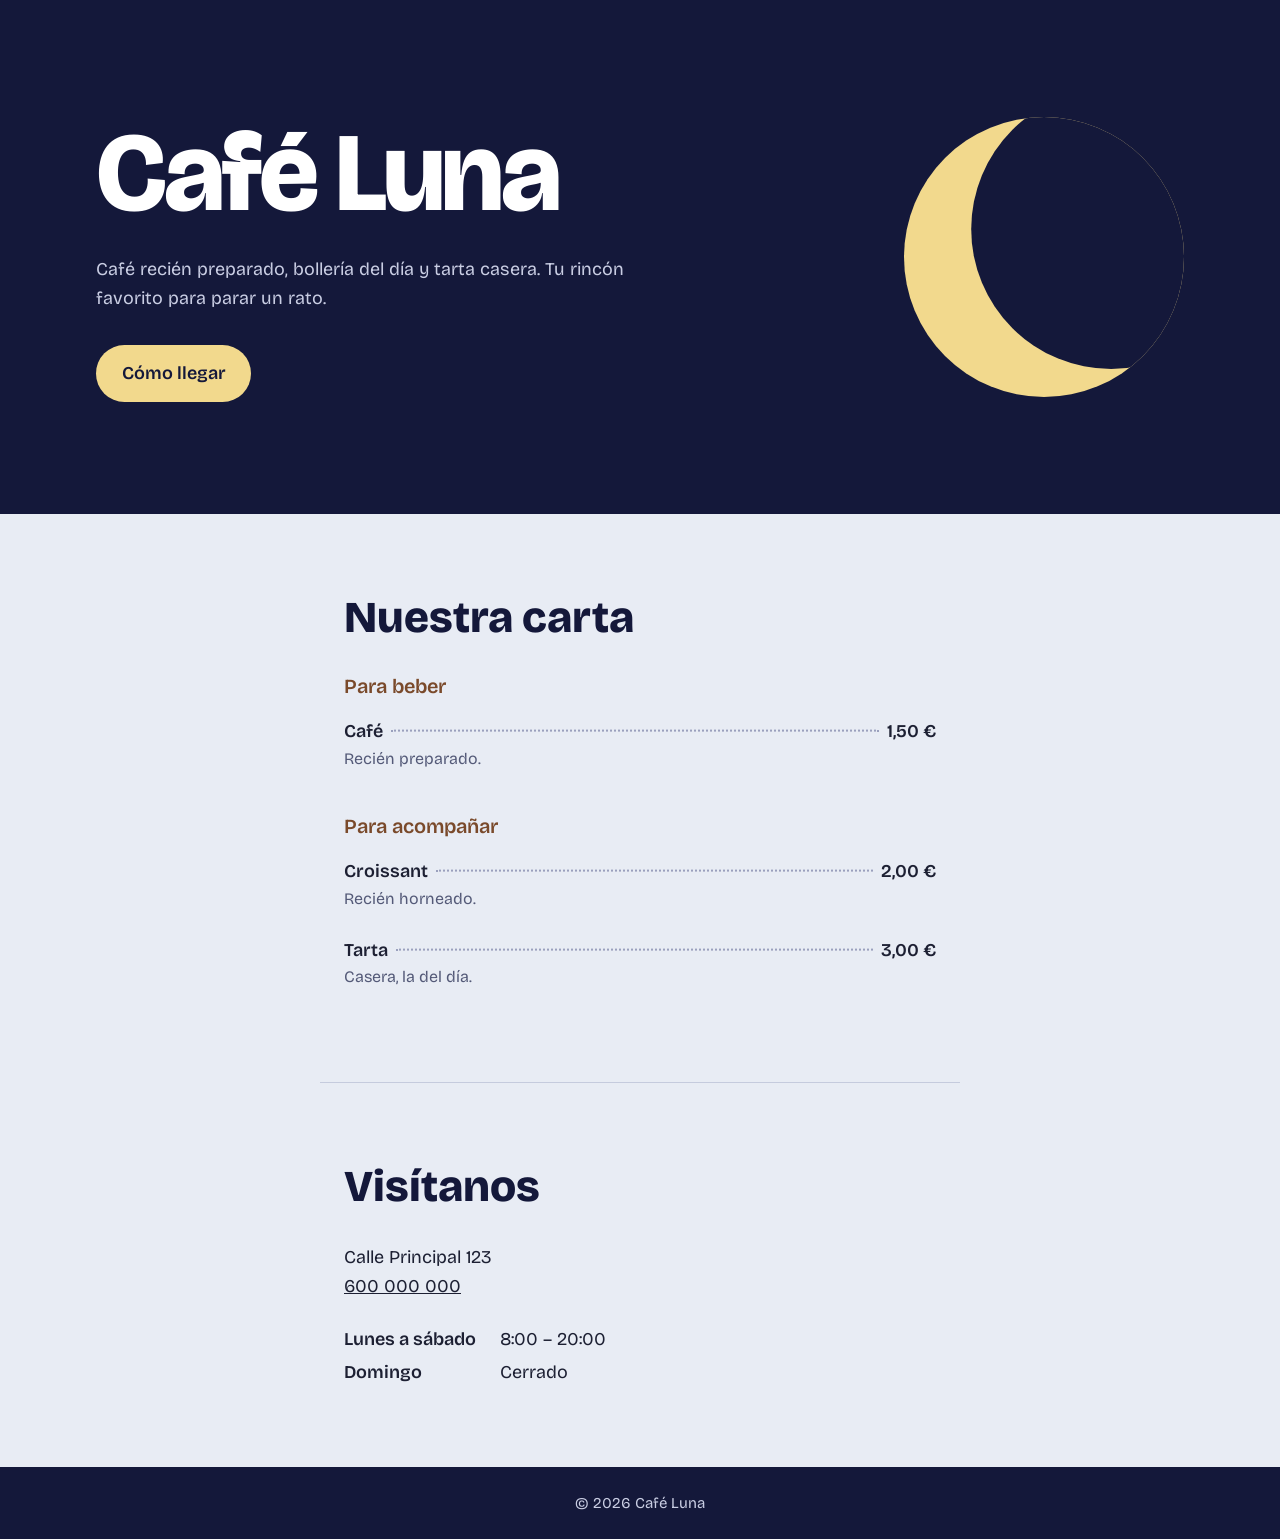
<file: index.html>
<!DOCTYPE html>
<html lang="es">
<head>
  <meta charset="UTF-8">
  <meta name="viewport" content="width=device-width, initial-scale=1">
  <title>Café Luna · Cafetería</title>
  <meta name="description" content="Café Luna: café recién preparado, croissants y tarta casera del día. Abierto de lunes a sábado, de 8:00 a 20:00.">
  <meta name="theme-color" content="#14183a">
  <link rel="preconnect" href="https://fonts.googleapis.com">
  <link rel="preconnect" href="https://fonts.gstatic.com" crossorigin>
  <link href="https://fonts.googleapis.com/css2?family=Bricolage+Grotesque:opsz,wght@12..96,400;12..96,600;12..96,800&display=swap" rel="stylesheet">
  <link rel="stylesheet" href="style.css">
</head>
<body>

  <header class="hero">
    <div class="hero__texto">
      <h1>Café Luna</h1>
      <p>Café recién preparado, bollería del día y tarta casera. Tu rincón favorito para parar un rato.</p>
      <a class="boton" href="#visitanos">Cómo llegar</a>
    </div>
    <div class="luna" role="img" aria-label="Luna creciente"></div>
  </header>

  <main>
    <section class="carta" aria-labelledby="titulo-carta">
      <h2 id="titulo-carta">Nuestra carta</h2>

      <h3>Para beber</h3>
      <ul class="lista">
        <li>
          <div class="fila"><span class="nombre">Café</span><span class="puntos" aria-hidden="true"></span><span class="precio">1,50 €</span></div>
          <p>Recién preparado.</p>
        </li>
      </ul>

      <h3>Para acompañar</h3>
      <ul class="lista">
        <li>
          <div class="fila"><span class="nombre">Croissant</span><span class="puntos" aria-hidden="true"></span><span class="precio">2,00 €</span></div>
          <p>Recién horneado.</p>
        </li>
        <li>
          <div class="fila"><span class="nombre">Tarta</span><span class="puntos" aria-hidden="true"></span><span class="precio">3,00 €</span></div>
          <p>Casera, la del día.</p>
        </li>
      </ul>
    </section>

    <section class="visita" id="visitanos" aria-labelledby="titulo-visita">
      <h2 id="titulo-visita">Visítanos</h2>
      <address>
        <p>Calle Principal 123</p>
        <p><a href="tel:+34600000000">600 000 000</a></p>
      </address>
      <dl class="horario">
        <dt>Lunes a sábado</dt>
        <dd>8:00 – 20:00</dd>
        <dt>Domingo</dt>
        <dd>Cerrado</dd>
      </dl>
    </section>
  </main>

  <footer>
    <p>© 2026 Café Luna</p>
  </footer>

</body>
</html>
</file>
<file: style.css>
/* ---------- Variables ---------- */
:root {
  --noche: #14183a;
  --luna: #f2d98d;
  --niebla: #e8ecf4;
  --cafe: #7a4a2b;
  --texto: #1d2033;
  --fuente: "Bricolage Grotesque", system-ui, -apple-system, "Segoe UI", Roboto, sans-serif;
}

/* ---------- Base ---------- */
*, *::before, *::after { box-sizing: border-box; }

html { scroll-behavior: smooth; }

body {
  margin: 0;
  font-family: var(--fuente);
  font-size: 1.125rem;
  line-height: 1.6;
  color: var(--texto);
  background: var(--niebla);
}

h1, h2, h3 { line-height: 1.1; margin: 0; }
p { margin: 0; }

a { color: inherit; }
a:focus-visible { outline: 3px solid var(--cafe); outline-offset: 3px; }

@media (prefers-reduced-motion: reduce) {
  html { scroll-behavior: auto; }
}

/* ---------- Cabecera ---------- */
.hero {
  display: flex;
  align-items: center;
  justify-content: space-between;
  gap: 2rem;
  padding: clamp(3rem, 10vw, 7rem) clamp(1.5rem, 8vw, 6rem);
  background: var(--noche);
  color: #fff;
}

.hero__texto { max-width: 34rem; }

.hero h1 {
  font-size: clamp(3.5rem, 12vw, 7rem);
  font-weight: 800;
  letter-spacing: -0.03em;
}

.hero p {
  margin: 1.25rem 0 2rem;
  color: #c9cde3;
}

.boton {
  display: inline-block;
  padding: 0.9rem 1.6rem;
  border-radius: 999px;
  background: var(--luna);
  color: var(--noche);
  font-weight: 600;
  text-decoration: none;
  transition: background 0.2s;
}
.boton:hover { background: #fff; }
.hero .boton:focus-visible { outline-color: #fff; }

/* Luna creciente hecha solo con CSS */
.luna {
  position: relative;
  flex: none;
  width: clamp(120px, 26vw, 280px);
  aspect-ratio: 1;
  border-radius: 50%;
  overflow: hidden;
  background: var(--luna);
}
.luna::after {
  content: "";
  position: absolute;
  inset: 0;
  border-radius: 50%;
  background: var(--noche);
  transform: translate(24%, -10%);
}

/* ---------- Secciones ---------- */
.carta, .visita {
  max-width: 40rem;
  margin: 0 auto;
  padding: clamp(3rem, 8vw, 5rem) 1.5rem;
}

h2 {
  font-size: clamp(2rem, 6vw, 2.75rem);
  font-weight: 800;
  color: var(--noche);
  margin-bottom: 2rem;
}

h3 {
  margin: 2rem 0 0.5rem;
  font-size: 1.25rem;
  font-weight: 600;
  color: var(--cafe);
}

/* ---------- Carta ---------- */
.lista {
  list-style: none;
  margin: 0;
  padding: 0;
}

.lista li { padding: 0.75rem 0; }

.fila {
  display: flex;
  align-items: baseline;
  gap: 0.5rem;
}

.nombre { font-weight: 600; }
.precio { font-weight: 600; white-space: nowrap; }

.puntos {
  flex: 1;
  border-bottom: 2px dotted #9aa0bd;
  transform: translateY(-0.3em);
}

.lista p { color: #545a78; font-size: 1rem; }

/* ---------- Visítanos ---------- */
.visita { border-top: 1px solid #c5cbdd; }

address { font-style: normal; margin-bottom: 1.5rem; }

.horario {
  display: grid;
  grid-template-columns: auto 1fr;
  gap: 0.25rem 1.5rem;
  margin: 0;
}
.horario dt { font-weight: 600; }
.horario dd { margin: 0; }

/* ---------- Pie ---------- */
footer {
  padding: 1.5rem;
  text-align: center;
  font-size: 0.9375rem;
  background: var(--noche);
  color: #c9cde3;
}

/* ---------- Móvil ---------- */
@media (max-width: 600px) {
  .hero { flex-direction: column-reverse; align-items: flex-start; }
}
</file>
